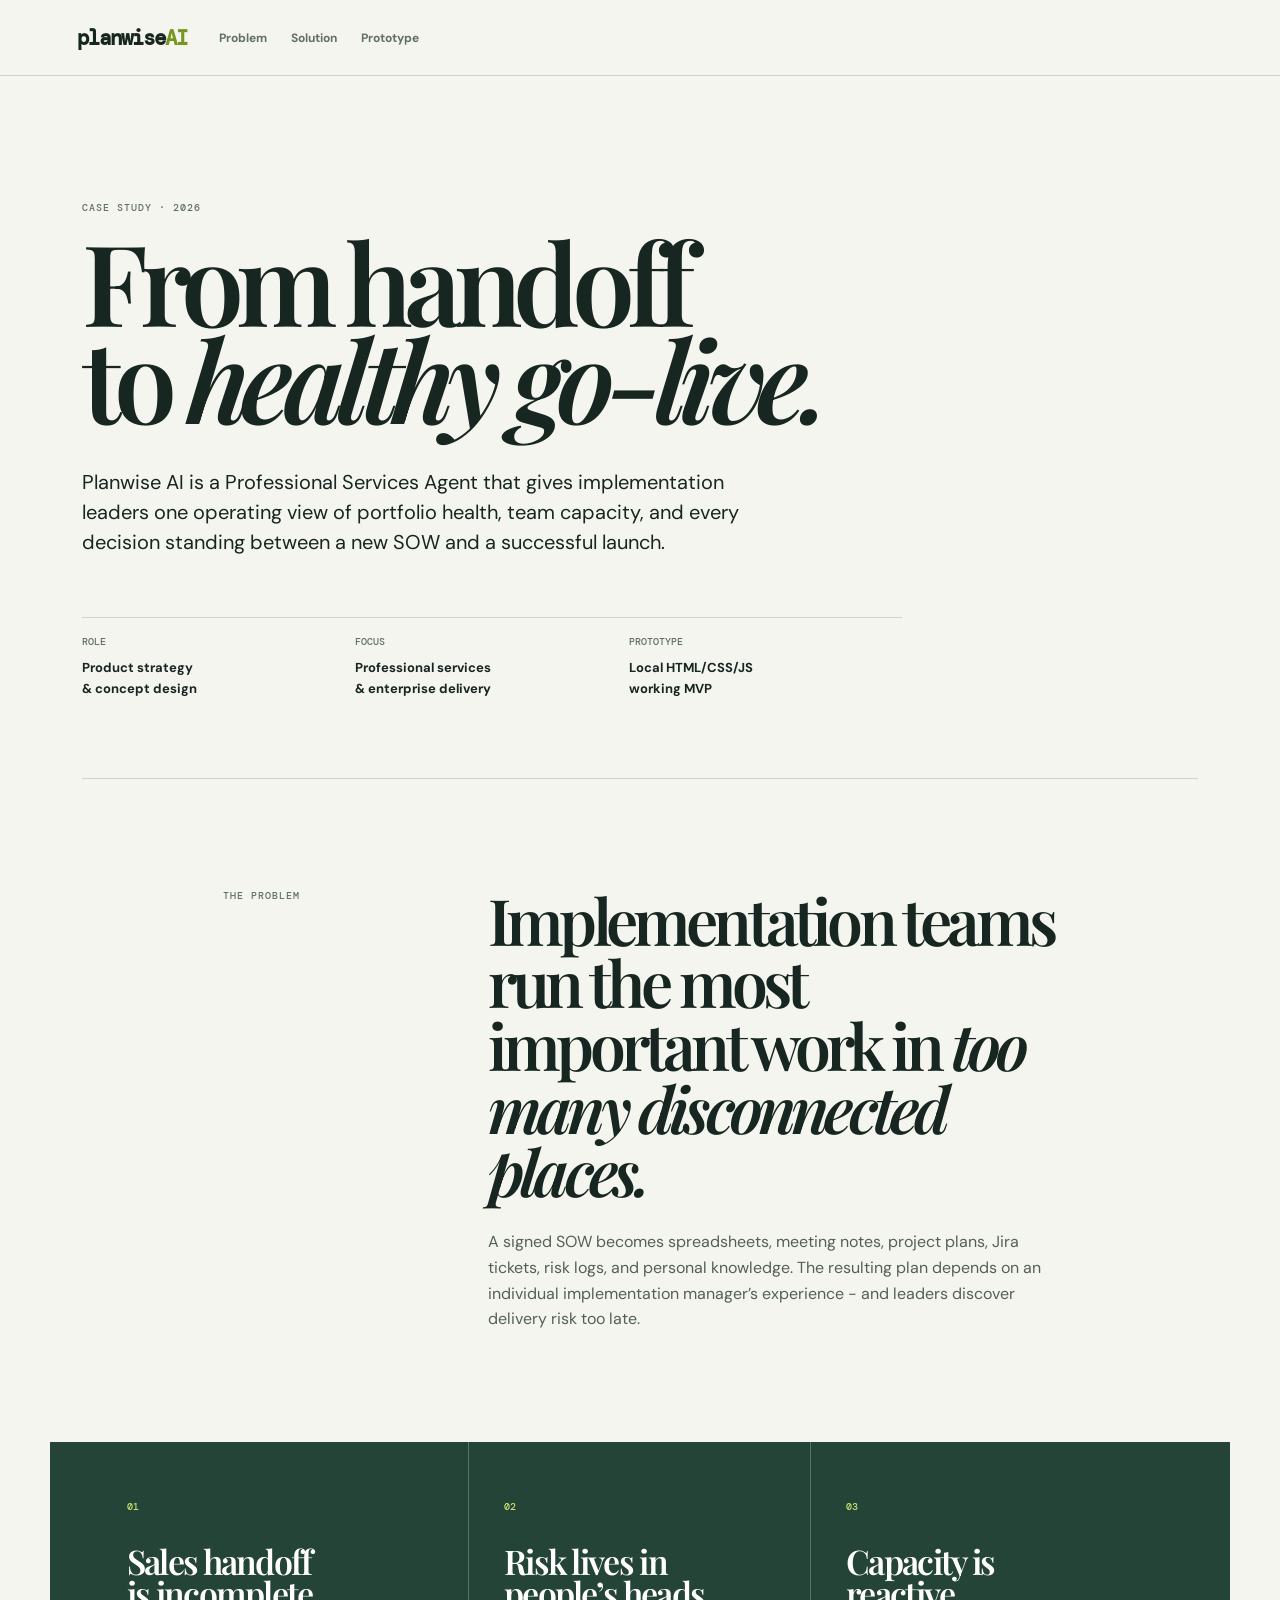
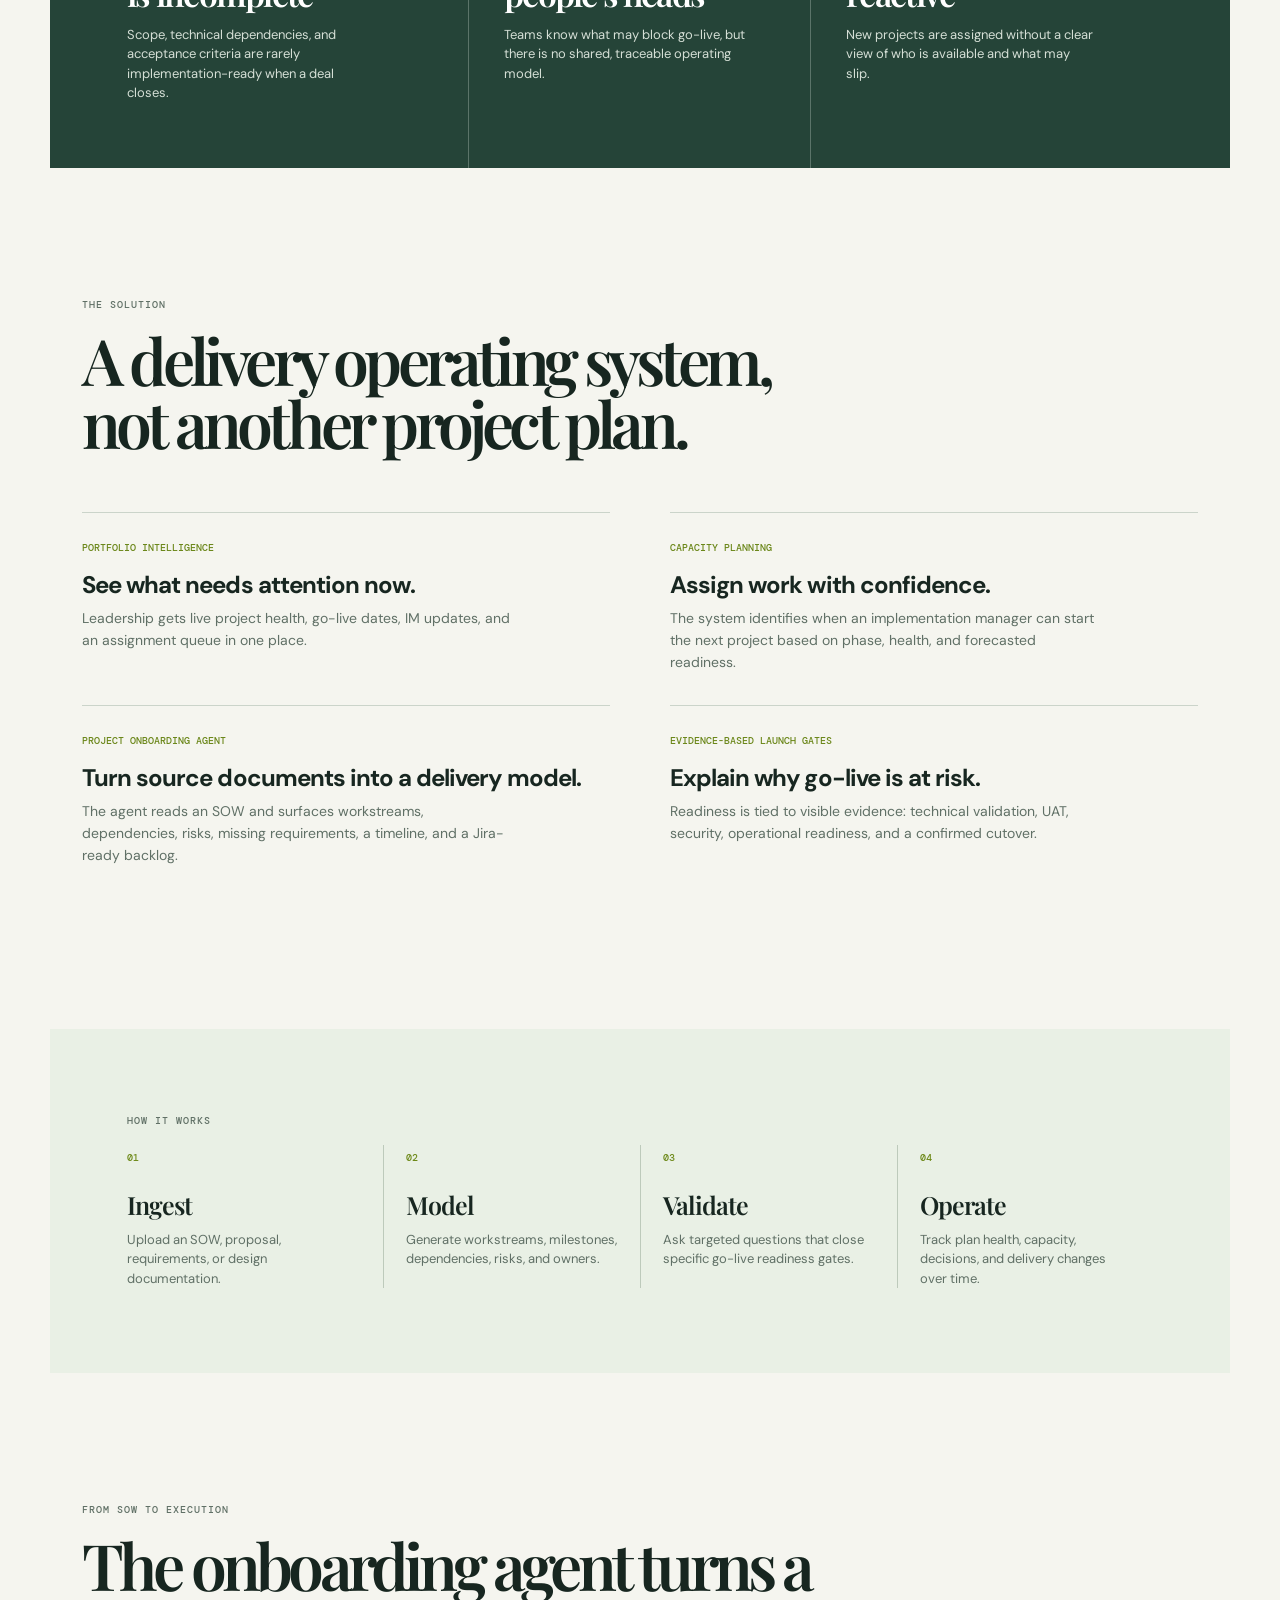
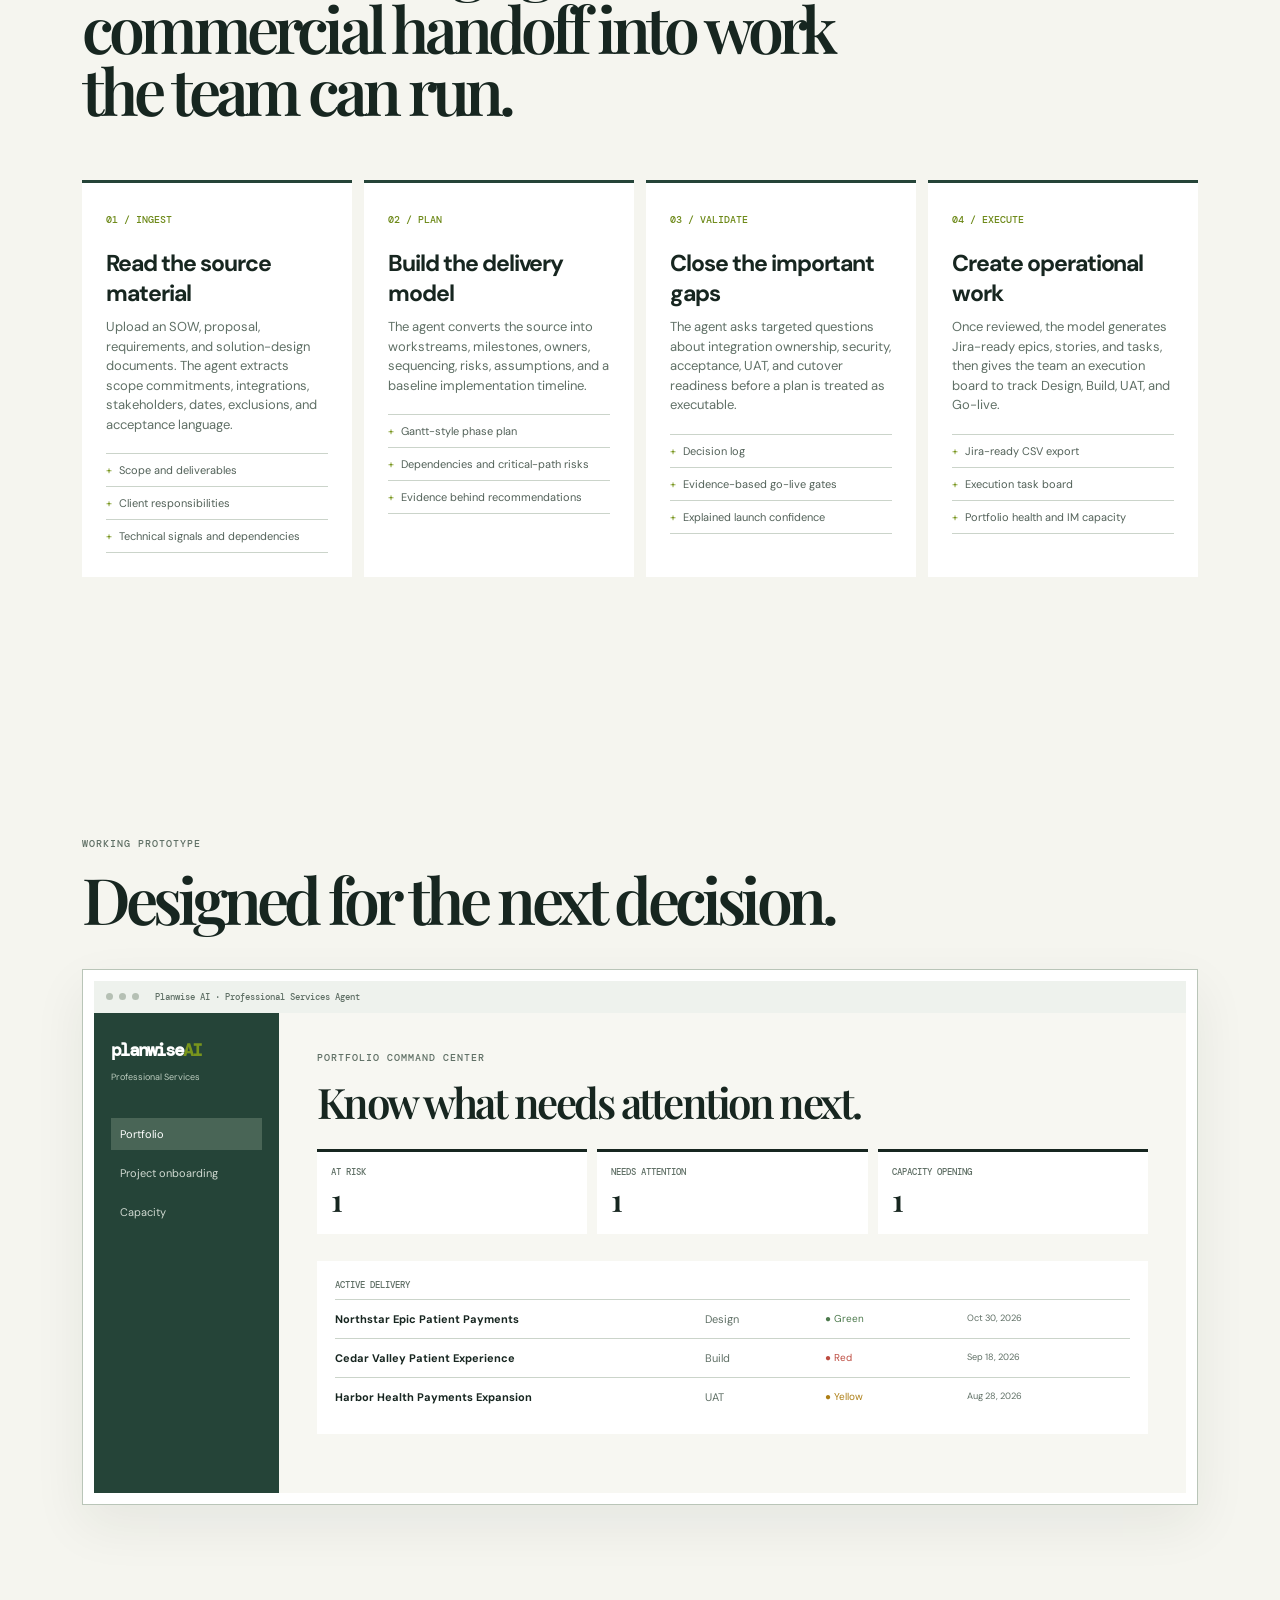
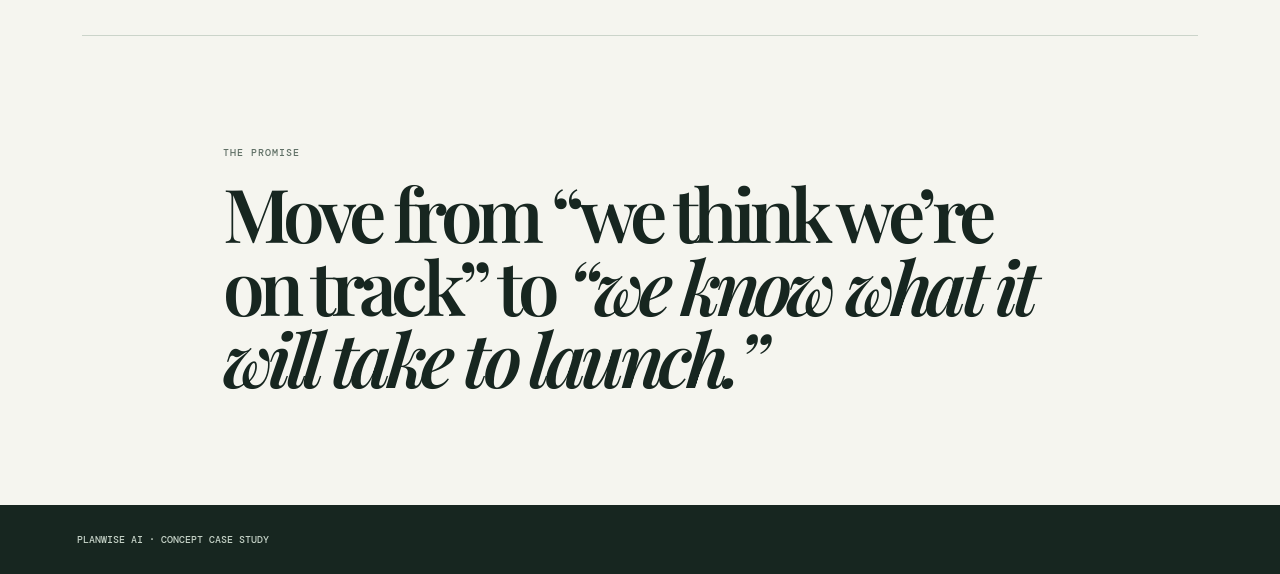
<file: case-study.html>
<!doctype html>
<html lang="en">
<head>
  <meta charset="UTF-8">
  <meta name="viewport" content="width=device-width,initial-scale=1.0">
  <meta name="description" content="Case study: Planwise AI, a Professional Services Agent for implementation teams.">
  <title>Planwise AI | Professional Services Agent Case Study</title>
  <link rel="preconnect" href="https://fonts.googleapis.com">
  <link rel="preconnect" href="https://fonts.gstatic.com" crossorigin>
  <link href="https://fonts.googleapis.com/css2?family=DM+Mono:wght@400;500&family=DM+Sans:opsz,wght@9..40,400;9..40,500;9..40,600;9..40,700&family=Playfair+Display:ital,wght@0,600;0,700;1,600&display=swap" rel="stylesheet">
  <link rel="stylesheet" href="case-study.css">
  <style>
    .pipeline{padding:130px 0}.pipeline-grid{display:grid;grid-template-columns:repeat(4,1fr);gap:12px}.pipeline-grid article{background:#fff;padding:24px;border-top:3px solid var(--forest)}.pipeline-grid span{font:500 10px 'DM Mono',monospace;color:#6d8918;text-transform:uppercase}.pipeline-grid h3{font-size:23px;letter-spacing:-.045em;margin:20px 0 9px}.pipeline-grid p{font-size:13px;line-height:1.5;color:var(--muted);margin:0 0 19px}.pipeline-grid ul{list-style:none;padding:0;margin:0;border-top:1px solid var(--line)}.pipeline-grid li{font-size:11px;padding:9px 0;border-bottom:1px solid var(--line);color:#526158}.pipeline-grid li:before{content:'+';color:#78951d;margin-right:7px}@media(max-width:720px){.pipeline{padding:75px 0}.pipeline-grid{grid-template-columns:1fr}}
  </style>
</head>
<body>
  <header class="nav">
    <a class="brand" href="#top">planwise<span>AI</span></a>
    <nav aria-label="Page navigation">
      <a href="#problem">Problem</a>
      <a href="#solution">Solution</a>
      <a href="#prototype">Prototype</a>
    </nav>
  </header>

  <main>
    <section class="hero">
      <p class="eyebrow">Case study · 2026</p>
      <h1>From handoff<br>to <em>healthy go-live.</em></h1>
      <p class="lede">Planwise AI is a Professional Services Agent that gives implementation leaders one operating view of portfolio health, team capacity, and every decision standing between a new SOW and a successful launch.</p>
      <div class="hero-meta">
        <div><span>Role</span><strong>Product strategy<br>&amp; concept design</strong></div>
        <div><span>Focus</span><strong>Professional services<br>&amp; enterprise delivery</strong></div>
        <div><span>Prototype</span><strong>Local HTML/CSS/JS<br>working MVP</strong></div>
      </div>
    </section>

    <section class="statement" id="problem">
      <p class="eyebrow">The problem</p>
      <div>
        <h2>Implementation teams run the most important work in <em>too many disconnected places.</em></h2>
        <p>A signed SOW becomes spreadsheets, meeting notes, project plans, Jira tickets, risk logs, and personal knowledge. The resulting plan depends on an individual implementation manager’s experience - and leaders discover delivery risk too late.</p>
      </div>
    </section>

    <section class="friction">
      <article><span>01</span><h3>Sales handoff<br>is incomplete</h3><p>Scope, technical dependencies, and acceptance criteria are rarely implementation-ready when a deal closes.</p></article>
      <article><span>02</span><h3>Risk lives in<br>people’s heads</h3><p>Teams know what may block go-live, but there is no shared, traceable operating model.</p></article>
      <article><span>03</span><h3>Capacity is<br>reactive</h3><p>New projects are assigned without a clear view of who is available and what may slip.</p></article>
    </section>

    <section class="solution" id="solution">
      <div class="section-title"><p class="eyebrow">The solution</p><h2>A delivery operating system, not another project plan.</h2></div>
      <div class="solution-grid">
        <article><span>Portfolio intelligence</span><h3>See what needs attention now.</h3><p>Leadership gets live project health, go-live dates, IM updates, and an assignment queue in one place.</p></article>
        <article><span>Capacity planning</span><h3>Assign work with confidence.</h3><p>The system identifies when an implementation manager can start the next project based on phase, health, and forecasted readiness.</p></article>
        <article><span>Project onboarding agent</span><h3>Turn source documents into a delivery model.</h3><p>The agent reads an SOW and surfaces workstreams, dependencies, risks, missing requirements, a timeline, and a Jira-ready backlog.</p></article>
        <article><span>Evidence-based launch gates</span><h3>Explain why go-live is at risk.</h3><p>Readiness is tied to visible evidence: technical validation, UAT, security, operational readiness, and a confirmed cutover.</p></article>
      </div>
    </section>

    <section class="flow">
      <p class="eyebrow">How it works</p>
      <div class="flow-steps">
        <div><b>01</b><h3>Ingest</h3><p>Upload an SOW, proposal, requirements, or design documentation.</p></div>
        <div><b>02</b><h3>Model</h3><p>Generate workstreams, milestones, dependencies, risks, and owners.</p></div>
        <div><b>03</b><h3>Validate</h3><p>Ask targeted questions that close specific go-live readiness gates.</p></div>
        <div><b>04</b><h3>Operate</h3><p>Track plan health, capacity, decisions, and delivery changes over time.</p></div>
      </div>
    </section>

    <section class="pipeline" id="planning">
      <div class="section-title"><p class="eyebrow">From SOW to execution</p><h2>The onboarding agent turns a commercial handoff into work the team can run.</h2></div>
      <div class="pipeline-grid">
        <article><span>01 / Ingest</span><h3>Read the source material</h3><p>Upload an SOW, proposal, requirements, and solution-design documents. The agent extracts scope commitments, integrations, stakeholders, dates, exclusions, and acceptance language.</p><ul><li>Scope and deliverables</li><li>Client responsibilities</li><li>Technical signals and dependencies</li></ul></article>
        <article><span>02 / Plan</span><h3>Build the delivery model</h3><p>The agent converts the source into workstreams, milestones, owners, sequencing, risks, assumptions, and a baseline implementation timeline.</p><ul><li>Gantt-style phase plan</li><li>Dependencies and critical-path risks</li><li>Evidence behind recommendations</li></ul></article>
        <article><span>03 / Validate</span><h3>Close the important gaps</h3><p>The agent asks targeted questions about integration ownership, security, acceptance, UAT, and cutover readiness before a plan is treated as executable.</p><ul><li>Decision log</li><li>Evidence-based go-live gates</li><li>Explained launch confidence</li></ul></article>
        <article><span>04 / Execute</span><h3>Create operational work</h3><p>Once reviewed, the model generates Jira-ready epics, stories, and tasks, then gives the team an execution board to track Design, Build, UAT, and Go-live.</p><ul><li>Jira-ready CSV export</li><li>Execution task board</li><li>Portfolio health and IM capacity</li></ul></article>
      </div>
    </section>

    <section class="prototype" id="prototype">
      <div class="prototype-top"><div><p class="eyebrow">Working prototype</p><h2>Designed for the next decision.</h2></div></div>
      <div class="product-frame">
        <div class="frame-bar"><i></i><i></i><i></i><span>Planwise AI · Professional Services Agent</span></div>
        <div class="mock-app">
          <aside><b>planwise<span>AI</span></b><small>Professional Services</small><a class="selected">Portfolio</a><a>Project onboarding</a><a>Capacity</a></aside>
          <div class="mock-main">
            <p class="eyebrow">Portfolio command center</p><h3>Know what needs attention next.</h3>
            <div class="mock-stats"><div><span>At risk</span><strong>1</strong></div><div><span>Needs attention</span><strong>1</strong></div><div><span>Capacity opening</span><strong>1</strong></div></div>
            <div class="mock-table"><div class="table-label">Active delivery</div><div class="mock-row"><b>Northstar Epic Patient Payments</b><span>Design</span><em class="green">● Green</em><small>Oct 30, 2026</small></div><div class="mock-row"><b>Cedar Valley Patient Experience</b><span>Build</span><em class="red">● Red</em><small>Sep 18, 2026</small></div><div class="mock-row"><b>Harbor Health Payments Expansion</b><span>UAT</span><em class="yellow">● Yellow</em><small>Aug 28, 2026</small></div></div>
          </div>
        </div>
      </div>
    </section>

    <section class="outcome">
      <p class="eyebrow">The promise</p>
      <h2>Move from “we think we’re on track” to <em>“we know what it will take to launch.”</em></h2>
    </section>
  </main>

  <footer><span>Planwise AI · Concept case study</span></footer>
</body>
</html>
</file>
<file: case-study.css>
:root{--ink:#172620;--forest:#254438;--lime:#cbdf72;--paper:#f5f5ef;--soft:#e6ede3;--line:#cbd4ca;--muted:#607066;--red:#bd4c41;--yellow:#ad7f16;--green:#4d7a4d}*{box-sizing:border-box}html{scroll-behavior:smooth}body{margin:0;background:var(--paper);color:var(--ink);font-family:'DM Sans',sans-serif}.nav{height:76px;padding:0 6vw;display:flex;align-items:center;border-bottom:1px solid var(--line);gap:32px}.brand{font:700 21px 'DM Mono',monospace;letter-spacing:-2px;color:var(--ink);text-decoration:none}.brand span,.mock-app aside b span{color:#78951d}.nav nav{display:flex;gap:24px}.nav nav a{font-size:12px;color:var(--muted);font-weight:700;text-decoration:none}.app-link{margin-left:auto;font-size:12px;font-weight:700;color:var(--ink);text-decoration:none}.app-link span,.prototype-top a span{font-size:17px;margin-left:7px}main{max-width:1180px;margin:auto;padding:0 32px}.eyebrow{font:500 10px 'DM Mono',monospace;letter-spacing:.1em;text-transform:uppercase;color:var(--muted);margin:0 0 18px}.hero{padding:125px 0 80px}.hero h1,.statement h2,.section-title h2,.prototype h2,.outcome h2{font:600 clamp(60px,8.8vw,128px)/.86 'Playfair Display',serif;letter-spacing:-.075em;margin:0}.lede{font-size:20px;line-height:1.5;max-width:690px;margin:41px 0 60px}.hero-meta{border-top:1px solid var(--line);display:grid;grid-template-columns:repeat(3,1fr);max-width:820px}.hero-meta div{padding:17px 15px 0 0}.hero-meta span{display:block;font:500 10px 'DM Mono',monospace;color:var(--muted);text-transform:uppercase;margin-bottom:8px}.hero-meta strong{font-size:13px;line-height:1.35}.statement{display:grid;grid-template-columns:27% 1fr;gap:40px;padding:110px 11vw;border-top:1px solid var(--line)}.statement h2,.section-title h2,.prototype h2,.outcome h2{font-size:clamp(38px,5vw,66px);line-height:.98}.statement p:last-child{max-width:620px;line-height:1.6;color:#536057;margin:27px 0 0}.friction{display:grid;grid-template-columns:repeat(3,1fr);background:var(--forest);color:white;padding:0 6vw;margin:0 -32px}.friction article{padding:52px 35px;border-right:1px solid #5b7469}.friction article:first-child{padding-left:0}.friction article:last-child{border:0}.friction span{font:500 10px 'DM Mono',monospace;color:var(--lime)}.friction h3{font:600 34px/.96 'Playfair Display',serif;letter-spacing:-.05em;margin:30px 0 15px}.friction p{font-size:13px;line-height:1.5;color:#d5dfd6;max-width:250px}.solution{padding:130px 0}.section-title{max-width:760px;margin-bottom:58px}.solution-grid{display:grid;grid-template-columns:1fr 1fr;gap:0 60px}.solution-grid article{border-top:1px solid var(--line);padding:22px 0 32px}.solution-grid span{font:500 10px 'DM Mono',monospace;color:#6b871a;text-transform:uppercase}.solution-grid h3{font-size:24px;letter-spacing:-.04em;margin:13px 0 8px}.solution-grid p{margin:0;max-width:430px;color:var(--muted);font-size:14px;line-height:1.55}.flow{padding:85px 6vw;background:#e9f0e5;margin:0 -32px}.flow-steps{display:grid;grid-template-columns:repeat(4,1fr)}.flow-steps div{padding:0 22px;border-left:1px solid #bdcabb}.flow-steps div:first-child{padding-left:0;border:0}.flow-steps b{font:500 10px 'DM Mono',monospace;color:#6d8918}.flow-steps h3{font:600 25px 'Playfair Display',serif;margin:22px 0 9px;letter-spacing:-.04em}.flow-steps p{font-size:13px;color:var(--muted);line-height:1.5;margin:0}.prototype{padding:130px 0}.prototype-top{display:flex;justify-content:space-between;align-items:end;margin-bottom:38px}.prototype-top h2{font-size:clamp(38px,5vw,65px)}.prototype-top a{background:var(--forest);color:white;text-decoration:none;padding:14px 17px;font-size:12px;font-weight:700}.product-frame{border:1px solid #b9c5b8;background:#fff;padding:11px;box-shadow:0 20px 50px #17262012}.frame-bar{height:32px;background:#eef2ed;padding:0 12px;display:flex;gap:6px;align-items:center}.frame-bar i{width:7px;height:7px;border-radius:50%;background:#b5c0b4}.frame-bar span{margin-left:10px;font:500 9px 'DM Mono',monospace;color:var(--muted)}.mock-app{height:480px;display:grid;grid-template-columns:185px 1fr}.mock-app aside{background:var(--forest);color:white;padding:25px 17px;display:flex;flex-direction:column;gap:7px}.mock-app aside b{font:700 18px 'DM Mono',monospace;letter-spacing:-2px}.mock-app aside small{font-size:9px;color:#bdcdbf;margin:2px 0 28px}.mock-app aside a{font-size:11px;color:#d0d9d1;padding:9px;text-decoration:none}.mock-app aside .selected{background:#496556;color:white}.mock-main{padding:38px;background:#f7f7f2}.mock-main h3{font:600 42px/.96 'Playfair Display',serif;letter-spacing:-.06em;margin:0}.mock-stats{display:grid;grid-template-columns:repeat(3,1fr);gap:10px;margin:27px 0}.mock-stats div{background:white;padding:14px;border-top:3px solid var(--ink)}.mock-stats span{display:block;font:500 9px 'DM Mono',monospace;text-transform:uppercase;color:var(--muted)}.mock-stats strong{font:600 31px 'Playfair Display',serif}.mock-table{background:white;padding:18px}.table-label{font:500 9px 'DM Mono',monospace;text-transform:uppercase;color:var(--muted);margin-bottom:8px}.mock-row{display:grid;grid-template-columns:1.7fr .55fr .65fr .75fr;border-top:1px solid var(--line);padding:12px 0;font-size:11px}.mock-row span,.mock-row small{color:var(--muted)}.mock-row em{font-style:normal;font-size:10px}.mock-row .green{color:var(--green)}.mock-row .red{color:var(--red)}.mock-row .yellow{color:var(--yellow)}.outcome{padding:110px 11vw;border-top:1px solid var(--line)}.outcome h2{font-size:clamp(40px,5.8vw,76px)}footer{display:flex;justify-content:space-between;background:var(--ink);color:#c3d0c5;padding:28px 6vw;font:500 10px 'DM Mono',monospace;text-transform:uppercase}footer a{color:var(--lime);text-decoration:none}@media(max-width:720px){.nav{padding:0 22px;height:64px;gap:14px}.nav nav{display:none}.app-link{font-size:10px}.app-link span{display:none}main{padding:0 22px}.hero{padding:80px 0 55px}.hero h1{font-size:62px}.lede{font-size:17px;margin:30px 0 40px}.hero-meta{grid-template-columns:1fr 1fr}.hero-meta div:last-child{display:none}.statement{grid-template-columns:1fr;padding:75px 0;gap:10px}.friction{grid-template-columns:1fr;margin:0 -22px;padding:0 22px}.friction article,.friction article:first-child{padding:34px 0;border-right:0;border-bottom:1px solid #5b7469}.friction article:last-child{border:0}.solution{padding:75px 0}.solution-grid{grid-template-columns:1fr;gap:0}.flow{margin:0 -22px;padding:65px 22px}.flow-steps{grid-template-columns:1fr 1fr;gap:28px}.flow-steps div,.flow-steps div:first-child{padding:0;border:0}.prototype{padding:75px 0}.prototype-top{display:block}.prototype-top a{display:inline-block;margin-top:22px}.mock-app{height:410px;grid-template-columns:95px 1fr}.mock-app aside{padding:17px 10px}.mock-app aside small{display:none}.mock-app aside a{font-size:9px;padding:8px 3px}.mock-main{padding:24px 15px}.mock-main h3{font-size:30px}.mock-stats{grid-template-columns:1fr 1fr}.mock-stats div:last-child{display:none}.mock-row{grid-template-columns:1fr .7fr}.mock-row em,.mock-row small{display:none}.outcome{padding:75px 0}footer{padding:25px 22px;display:block;line-height:2}footer a{display:block}}
</file>
